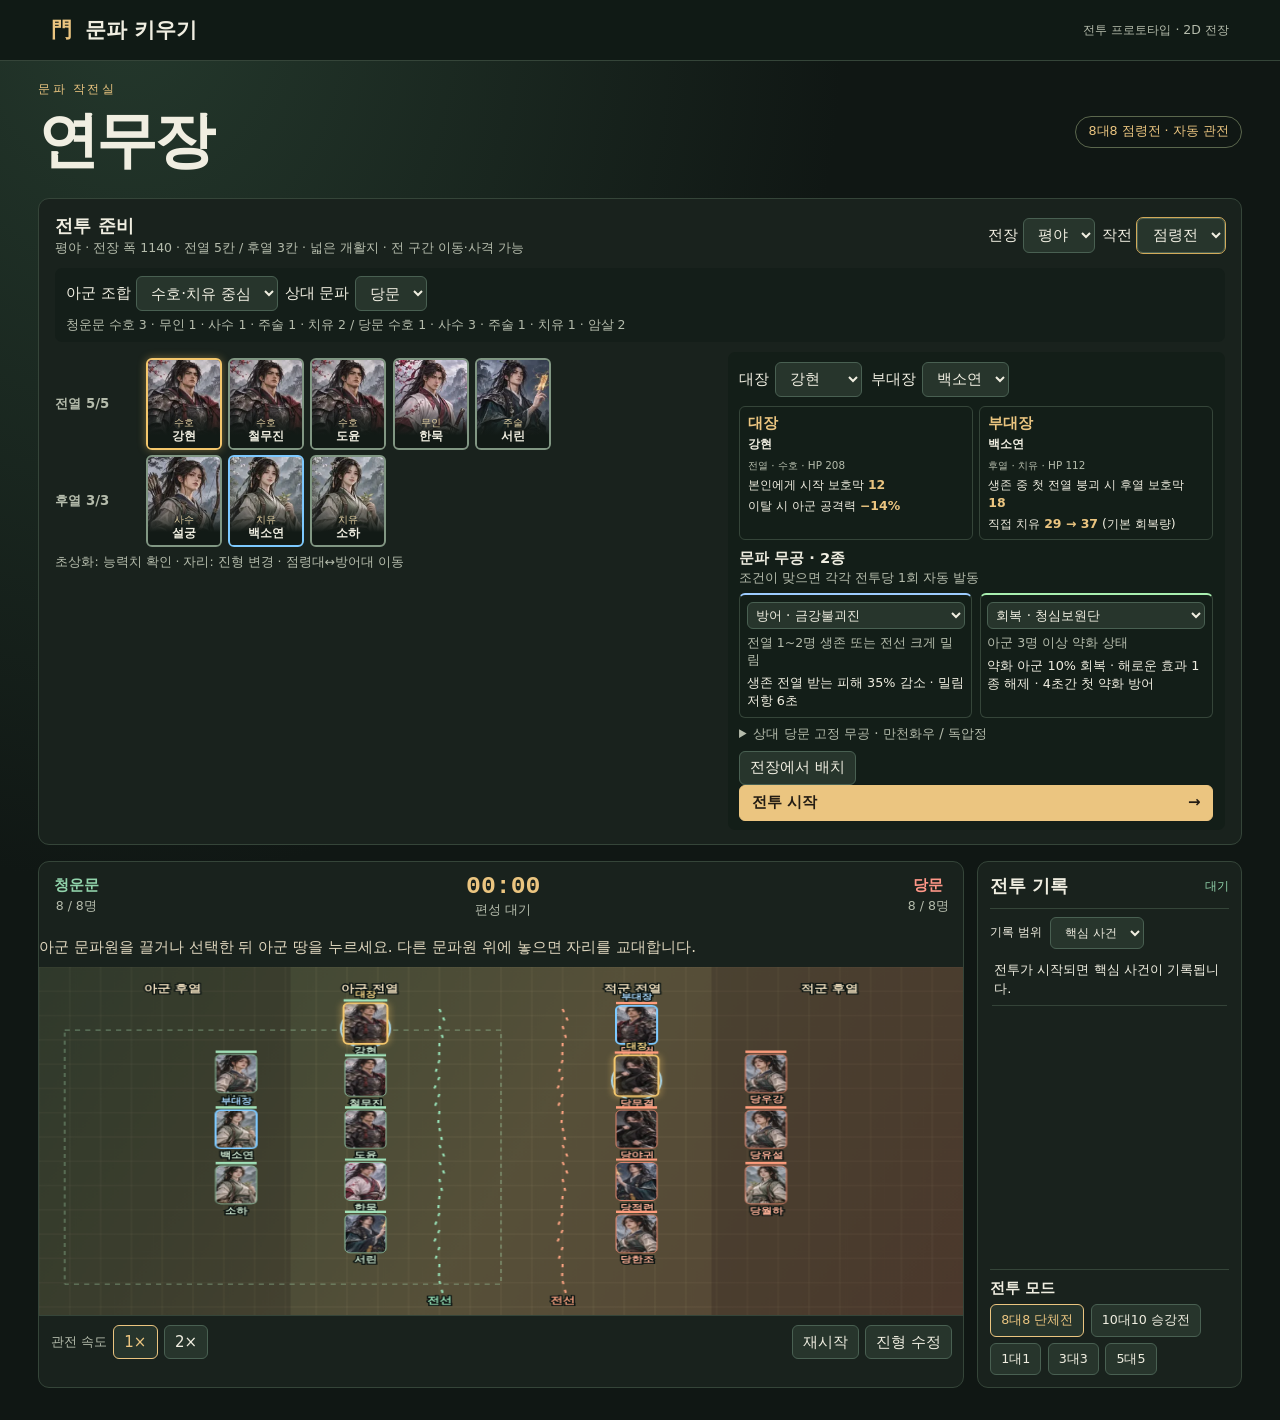
<file: moonpa-arena.html>
<!doctype html>
<html lang="ko"><head><meta charset="utf-8"><meta name="viewport" content="width=device-width,initial-scale=1">
<title>문파 키우기 · 연무장</title><style>:root{color-scheme:dark;--bg:#101714;--panel:#19221d;--card:#202c25;--line:#354539;--ink:#f0eee1;--muted:#b5bcac;--gold:#ebc580;--mint:#91d3ab;--red:#ff9788}
*{box-sizing:border-box}body{margin:0;background:radial-gradient(ellipse at 10% 0,#24382c,transparent 44%),var(--bg);color:var(--ink);font:15px system-ui,sans-serif}button,select{font:inherit;color:inherit;background:#27352c;border:1px solid #496052;border-radius:6px;padding:.42rem .63rem}button{cursor:pointer}button:hover:not(:disabled),button[aria-pressed=true]{border-color:var(--gold);color:var(--gold)}:focus-visible{outline:2px solid #ffd284;outline-offset:3px}button:disabled,select:disabled{opacity:.5;cursor:default}small{color:var(--muted)}h1,h2,h3,p{margin:0}h1{font-family:Georgia,serif;font-size:clamp(2.45rem,5vw,3.8rem);letter-spacing:-.05em}h2{font-size:1.12rem}h3{font-size:.92rem}.bar{display:flex;align-items:center;justify-content:space-between;border-bottom:1px solid var(--line);padding:1rem max(4vw,1rem);background:#101a15}.brand{color:var(--gold);text-decoration:none;font-size:1.32rem;font-weight:750}.brand span{color:var(--ink);padding-left:.35rem}.caption,.overline{color:var(--muted);font-size:.78rem}.overline{color:var(--gold);letter-spacing:.18em;margin-bottom:.15rem}main{max-width:1550px;margin:auto;padding:1.25rem max(3vw,1rem) 2rem}.heading,.section-head,.scorebar,.battle-tools,.log-heading{display:flex;justify-content:space-between;align-items:center;gap:.65rem}.heading{margin-bottom:1rem}.pill{border:1px solid #5b674d;border-radius:99px;padding:.4rem .75rem;color:var(--gold);font-size:.79rem}.preparation,.battle-board,.side{background:var(--panel);border:1px solid var(--line);border-radius:11px}.preparation{padding:.9rem 1rem}.section-head{margin-bottom:.7rem}.field-controls,.battle-tools>div,.modes>div{display:flex;flex-wrap:wrap;gap:.4rem;align-items:center}.field-controls label{display:flex;align-items:center;gap:.35rem}.prep-grid{display:grid;grid-template-columns:minmax(0,1.32fr) minmax(16rem,1fr);gap:1rem}.line{display:flex;align-items:center;gap:.38rem;margin:.32rem 0;flex-wrap:wrap}.line-label{min-width:5.3rem;color:var(--muted);font-size:.83rem}.slot{padding:.3rem .43rem;display:inline-flex;align-items:center;gap:.28rem;min-height:36px}.slot b{color:var(--gold)}.slot.empty{border-style:dashed;color:var(--muted);min-width:4.5rem}.orders{background:#131e18;border-radius:7px;padding:.58rem .72rem}.leaders{display:flex;gap:.6rem}.leaders label{display:flex;align-items:center;gap:.35rem}.orders>small{display:block;margin:.36rem 0}.kit-actions{display:flex;gap:.32rem;margin:.32rem 0 .55rem}.kit-actions select{width:33.33%;min-width:0;font-size:.84rem}.primary{background:var(--gold);border-color:var(--gold);color:#231c13;padding:.46rem .72rem;font-weight:750;width:100%;display:flex;justify-content:space-between}.primary:hover:not(:disabled){color:#231c13;background:#ffdb9b}#warning:not(:empty){margin-top:.35rem;color:var(--red);font-size:.83rem}.match{margin-top:1rem;display:grid;grid-template-columns:minmax(0,3.5fr) minmax(230px,1fr);gap:.8rem;align-items:stretch}.battle-board{overflow:hidden}.scorebar{padding:.58rem .9rem;text-align:center}.scorebar small{display:block;margin-top:.16rem}.scorebar #clock{font:700 1.55rem ui-monospace,monospace;color:var(--gold)}.allied{color:var(--mint)}.enemy{color:var(--red)}.canvas-frame{position:relative;background:#222d24}canvas{width:100%;display:block;aspect-ratio:900/430}#alarm{position:absolute;top:12%;left:50%;transform:translateX(-50%);padding:.68rem 1.2rem;border:1px solid #ff9987;border-radius:6px;background:#571c17ec;color:#ffe8c9;font-size:clamp(.85rem,2vw,1.25rem);font-weight:850;white-space:nowrap;box-shadow:0 0 28px #a9312790;pointer-events:none}.battle-tools{padding:.54rem .7rem;flex-wrap:wrap;border-top:1px solid var(--line)}.battle-tools span{color:var(--muted);font-size:.84rem}.side{padding:.75rem;display:flex;flex-direction:column;min-width:0}.log-heading{border-bottom:1px solid var(--line);padding-bottom:.62rem}.skill time{color:#d8a7ef}.log-heading span{color:var(--mint);font-size:.78rem}#log{height:clamp(210px,25vw,385px);overflow:auto;padding:.25rem .1rem .35rem}#log p{padding:.44rem .16rem;border-bottom:1px solid #344338;font-size:.82rem;line-height:1.45}#log time{font: .76rem ui-monospace,monospace;color:var(--gold);margin-right:.45rem}#log .break,#log .infiltrate,#log .leader{color:#ffae9d}#result{padding:.6rem;background:#30271d;border:1px solid #6d5537;border-radius:6px;margin:.25rem 0 .5rem;font-size:.84rem}#result p{margin:.25rem 0}.modes{margin-top:auto;border-top:1px solid var(--line);padding-top:.55rem}.modes h3{margin-bottom:.4rem}.modes button{font-size:.79rem}#commands{padding:.65rem;border-top:1px solid var(--line);background:#253129}#commands p{margin:.25rem 0 .5rem}#commands button{margin:0 .3rem .3rem 0}[hidden]{display:none!important}
@media(max-width:850px){.prep-grid,.match{grid-template-columns:1fr}.match{gap:.6rem}#log{height:160px}.side{min-height:250px}}
@media(max-width:520px){.heading,.section-head{align-items:flex-start}.section-head{flex-direction:column}.caption{display:none}main{padding-inline:.65rem}.line-label{min-width:4rem}.slot{font-size:.76rem}.scorebar{font-size:.82rem}}
.art-attack{--art-color:#ff9d78}.art-defense{--art-color:#9dccff}.art-heal{--art-color:#a8efaf}.art-control{--art-color:#d6b0ff}.art-formation{--art-color:#9ee8eb}
.art-picks{display:grid;grid-template-columns:repeat(2,minmax(0,1fr));gap:.45rem;margin:.4rem 0}
.art-choice{border:1px solid var(--line);border-top:2px solid var(--art-color);border-radius:6px;padding:.42rem;min-width:0}
.art-choice select{width:100%;font-size:.84rem;padding:.25rem}.art-choice small{display:block;margin:.35rem 0}.art-choice p,.enemy-arts p{font-size:.8rem;line-height:1.42}
.enemy-arts{margin:.45rem 0;color:var(--muted);font-size:.84rem}.enemy-arts p{margin:.35rem 0}.enemy-arts b,#log p[class^=art-],#log p[class^=art-] time{color:var(--art-color)}
#art-cutins{position:absolute;inset:0;pointer-events:none;z-index:2}
#art-cutins.flash{box-shadow:inset 0 0 50px 12px #080b09b0}
.cutin{position:absolute;top:3%;max-width:48%;display:flex;flex-wrap:wrap;gap:.25rem;animation:ink-slide .22s ease-out}
.cutin.friend{left:2%}.cutin.foe{right:2%;justify-content:flex-end}
.cutin span{display:block;padding:.35rem .65rem;color:var(--art-color);background:linear-gradient(100deg,#121514ed,#25231cda);border-block:1px solid var(--art-color);font:800 clamp(.7rem,1.75vw,1.18rem) Georgia,serif}
.cutin small{font:500 .67em system-ui,sans-serif;color:#eee2c7}#alarm{z-index:3;top:18%}
@keyframes ink-slide{from{opacity:0;clip-path:inset(0 100% 0 0)}to{opacity:1;clip-path:inset(0)}}
@media(prefers-reduced-motion:reduce){.cutin{animation:none}}
#team-controls{margin-bottom:.65rem;padding:.5rem .65rem;background:#141e19;border-radius:7px}
#matchup-info{display:block;margin-top:.35rem}.log-filter{display:flex;gap:.5rem;align-items:center;margin-top:.45rem;font-size:.78rem}
#guard-status{padding:.42rem .68rem;color:#f0c389;font-size:.8rem;border-top:1px solid var(--line);min-height:2rem}
.result-actions{display:flex;flex-wrap:wrap;gap:.35rem;margin-top:.55rem}.result-actions button{font-size:.78rem}
#log .personal{color:#d6e4d7}#log .gap{color:#ffae83}
 .command-preview{display:grid;grid-template-columns:repeat(2,minmax(0,1fr));gap:.4rem;margin:.55rem 0}
.command-preview article{border:1px solid var(--line);border-radius:6px;padding:.42rem .5rem;font-size:.78rem}
.command-preview h3,.command-preview p b{color:var(--gold)}.command-preview strong{display:block;margin:.22rem 0}
.command-preview p,.command-links{margin-top:.23rem;line-height:1.4}.command-links{padding-left:1rem;color:var(--muted)}
#lead-diff:not(:empty){font-size:.78rem;color:var(--mint);margin:.35rem 0}
.line .slot[data-unit]{position:relative;display:inline-block;width:76px;height:92px;padding:0;overflow:hidden;vertical-align:middle;border:2px solid #819783;isolation:isolate}
.line .slot[data-unit]>img{position:absolute;inset:0;width:100%;height:100%;object-fit:cover;object-position:center 18%}
.line .slot[data-unit]>span{position:absolute;inset:auto 0 0;padding:15px 3px 4px;background:linear-gradient(transparent,#121a16 72%);font-size:.76rem;font-weight:700;text-align:center;line-height:1.2}
.line .slot[data-unit] b{display:block;color:#dbca9f;font-size:.62rem;font-weight:500}
.line .slot[data-unit][data-command=captain]{border-color:#f4c76c;box-shadow:0 0 8px #f4c76c66}
.line .slot[data-unit][data-command=deputy]{border-color:#7dc9ff}
.line .slot[data-unit][aria-pressed=true]{outline:2px solid #ffd284;outline-offset:2px}
@media(max-width:560px){.line .slot[data-unit]{width:58px;height:72px}.line .slot[data-unit]>span{font-size:.66rem}}
.slot-name{font-style:normal}.slot[aria-pressed="true"]{outline:2px solid #e9be66}.modes[hidden],#team-controls[hidden]{display:none}#field.deployment{touch-action:none;cursor:crosshair}#deployment-help{margin:.6rem 0;color:#dfd6be}#deployment-status{color:#ffe095}
/* Live campaign reserve bench and fighter stat modal. */
.arena-member-tile{display:inline-flex;flex-direction:column;align-items:center;gap:3px;vertical-align:top;flex:none}
.arena-member-tile.is-swap-target .slot{outline:2px solid var(--gold);outline-offset:2px}
.arena-member-actions{width:100%;display:flex;gap:3px}
.arena-member-actions button{flex:1;padding:3px 2px;font-size:.69rem;border-color:#77694d;background:#202c24}
.arena-bench{margin:1rem 0 .2rem;border-top:1px solid #47604d;padding-top:.7rem}
.arena-bench-heading{display:flex;align-items:baseline;justify-content:space-between;gap:8px;flex-wrap:wrap;margin-bottom:.6rem}
.arena-bench-heading h3{color:var(--gold);font-size:.98rem}
.arena-bench-grid{display:grid;grid-template-columns:repeat(auto-fill,minmax(84px,1fr));gap:.46rem;max-height:290px;overflow-y:auto;padding:2px 4px 6px 1px}
.arena-bench-card{display:flex;flex-direction:column;gap:4px;min-width:0;padding:5px;border:1px solid #53654f;border-radius:6px;background:#121b17}
.arena-bench-card.is-pending{border-color:var(--gold);box-shadow:inset 0 0 0 1px #d6af68}
.arena-bench-card .arena-bench-portrait{position:relative;display:block;width:100%;height:78px;padding:0;border:1px solid #506759;overflow:hidden}
.arena-bench-portrait img{display:block;width:100%;height:100%;object-fit:cover;object-position:center 16%}
.arena-bench-portrait span{position:absolute;inset:auto 0 0;padding:14px 2px 3px;background:linear-gradient(transparent,#121a16 74%);font-weight:700;font-size:.71rem;text-align:center}
.arena-bench-card>small{text-align:center;font-size:.65rem;white-space:nowrap}
.arena-bench-join{width:100%;padding:5px 3px;font-size:.73rem;background:#344536;border-color:#6c8b71}
.arena-bench-hint,.arena-bench-status{margin:.6rem 0 0;font-size:.76rem;color:#c3cab8;line-height:1.5}
.arena-bench-status{color:#f0ce8c;font-weight:650}
#fighter-stats-dialog{width:min(520px,calc(100% - 20px));max-height:min(88vh,830px);padding:20px;
  overflow:auto;background:#19231d;color:var(--ink);border:1px solid #a58756;border-radius:11px;box-shadow:0 28px 80px #000a}
#fighter-stats-dialog::backdrop{background:#020702c5}
.fighter-stats-top{display:flex;justify-content:space-between;align-items:center;margin-bottom:11px}
.fighter-stats-top strong{color:var(--gold)}
.fighter-stats-head{display:grid;grid-template-columns:110px minmax(0,1fr);gap:15px;align-items:center;margin-bottom:15px}
.fighter-stats-art{width:110px;height:133px;overflow:hidden;border:1px solid #b18f59;border-radius:7px}
.fighter-stats-art img{width:100%;height:100%;object-fit:cover;object-position:center 15%}
.fighter-stats-head h2{font-size:1.45rem;color:#ead1a4;margin:4px 0}
.fighter-stats-head p{font-size:.78rem;color:var(--gold)}
.fighter-stat-power{display:flex;gap:9px;flex-wrap:wrap;margin-top:11px}
.fighter-stat-power strong{font-size:.85rem;background:#26372b;padding:6px;border:1px solid #49634a;border-radius:4px}
#fighter-stats-content>h3{font-size:.97rem;margin-bottom:12px}
.fighter-stat-grid{display:grid;grid-template-columns:repeat(2,minmax(0,1fr));gap:10px}
.fighter-stat{display:grid;grid-template-columns:1fr auto;gap:4px 8px;font-size:.84rem}
.fighter-stat b{font-variant-numeric:tabular-nums}
.fighter-stat i{grid-column:1/-1;display:block;height:6px;border-radius:5px;background:#86b892;box-shadow:0 0 0 1px #62755d;max-width:100%}
.fighter-stats-contract{margin-top:15px;color:#d9c6a6;font-size:.81rem}
.fighter-stats-actions{display:flex;flex-wrap:wrap;justify-content:flex-end;gap:8px;margin-top:18px}
.fighter-stats-actions button{font-size:.8rem}
.fighter-stats-actions .stats-primary{background:var(--gold);color:#181d17;font-weight:700}
@media(max-width:520px){.arena-bench-grid{grid-template-columns:repeat(auto-fill,minmax(70px,1fr))}
  .arena-member-tile{width:58px}.arena-member-actions button{font-size:.61rem}
  .arena-bench-card .arena-bench-portrait{height:68px}
  .fighter-stats-head{grid-template-columns:92px 1fr}.fighter-stats-art{width:92px;height:112px}}

/* Shared monthly offense + defense personnel allocator (live battles only). */
.arena-member-actions{display:grid;grid-template-columns:repeat(2,minmax(0,1fr));gap:3px}
.arena-member-actions button{padding:3px 1px;font-size:.64rem;white-space:nowrap}
.arena-member-actions .arena-target{grid-column:1/-1}
.arena-dual-defense{margin:.9rem 0 0;padding:.8rem;border:1px solid #57745c;border-radius:8px;background:#14231b}
.arena-dual-heading{display:flex;gap:.5rem;align-items:baseline;justify-content:space-between;flex-wrap:wrap;margin-bottom:.65rem}
.arena-dual-heading h3,.arena-squad-save strong{color:var(--gold)}
.arena-dual-defense>p{font-size:.8rem;line-height:1.5;color:#c8d0bf}
.arena-defense-list{display:grid;grid-template-columns:repeat(auto-fill,minmax(205px,1fr));gap:.45rem}
.arena-defense-member{display:flex;align-items:center;gap:.45rem;min-width:0;padding:.34rem;border:1px solid #47624e;background:#1a3023;border-radius:6px}
.arena-defense-portrait{flex:none;width:49px;height:55px;padding:0;overflow:hidden}
.arena-defense-portrait img{width:100%;height:100%;object-fit:cover}
.arena-defense-detail{display:grid;gap:3px;flex:1;min-width:0}
.arena-defense-detail strong{font-size:.82rem;overflow:hidden;text-overflow:ellipsis;white-space:nowrap}
.arena-defense-detail small{font-size:.68rem;line-height:1.25}
.arena-defense-tools{display:grid;gap:3px}
.arena-defense-tools button{font-size:.65rem;padding:3px 4px}
.arena-target{background:#665029!important;color:#ffe0a2!important;border-color:#bb9151!important}
.arena-bench-direct{display:grid;grid-template-columns:1fr 1fr;gap:3px}
.arena-bench-direct button{padding:4px 1px;font-size:.65rem;min-width:0}
.arena-bench-direct button:only-child{grid-column:1/-1}
.arena-squad-save{margin-top:.6rem;border:1px solid #806d42;background:#262b1f;border-radius:7px;padding:.75rem;display:grid;gap:.5rem}
.arena-squad-save strong{font-size:.84rem}
.arena-squad-save small{font-size:.75rem}
.arena-squad-save>button{background:var(--gold);color:#271f15;font-weight:800;width:100%}
.arena-squad-save>p{font-size:.77rem;color:#f9d8a4}
@media(max-width:620px){.arena-defense-list{grid-template-columns:1fr}.arena-member-actions button{font-size:.55rem}}

#battle-skip{border-color:#d5a65e;background:#584020;color:#ffe5a7;font-weight:750}
#battle-skip:hover:not(:disabled){background:#76502c;color:#fff3d3}

.arena-tactics-save{display:grid;gap:9px;padding:13px;margin:12px 0;background:#242f24;border:1px solid #887046;border-radius:8px}
.arena-tactics-save[hidden]{display:none}
.arena-tactics-save strong{color:#f2d18b}
.arena-tactics-save small{font-size:12px;color:#c5cbb9;line-height:1.5}
.tactics-save-actions{display:flex;flex-wrap:wrap;gap:8px}
.tactics-save-actions button{min-height:38px;font-size:13px}
#tactics-save-status{margin:0;font-size:12px;color:#e8cc92}
.arena-injury-warning{color:#ffcd83;font-weight:700}
.arena-bench-card small{line-height:1.4}
#scenario:not(:disabled){outline:1px solid #d2aa5a}
</style><link rel="stylesheet" href="battle-report.css?v=battlereport-1"></head>
<body><header class="bar"><a class="brand" href="./">門 <span>문파 키우기</span></a><span class="caption">전투 프로토타입 · 2D 전장</span></header>
<main><div class="heading"><div><p class="overline">문파 작전실</p><h1>연무장</h1></div><span id="mode-label" class="pill">단체전 · 자동 관전</span></div>
<section class="preparation" aria-labelledby="prep-title">
 <div class="section-head"><div><h2 id="prep-title">전투 준비</h2><small id="terrain-hint"></small></div><div class="field-controls">
 <label>전장 <select id="terrain"></select></label><label>작전 <select id="scenario"><option value="attack">점령전</option><option value="defense">방어전</option></select></label></div></div>
 <div id="team-controls"><div class="field-controls">
<label>아군 조합 <select id="player-preset"></select></label><label>상대 문파 <select id="opponent"></select></label>
</div><small id="matchup-info"></small></div><div class="prep-grid"><div id="formation"></div><div class="orders">
 <div class="leaders"><label>대장<select id="captain"></select></label><label>부대장<select id="deputy"></select></label></div>
 <div id="lead-note" class="command-preview"></div><p id="lead-diff" role="status"></p><div id="kit"></div>
 <section id="tactics-save-pane" class="arena-tactics-save" hidden>
  <strong>실제 문파 전술 편성</strong>
  <small>위쪽 '작전'에서 점령전/방어전을 전환하여 각각 저장합니다. 부상·임무 배치 여부와 관계없이 전체 문파원으로 전술을 편성하며, 실제 전투에는 출전 가능한 문파원만 참여합니다. 연습은 자금·점령지·경험치를 바꾸지 않습니다.</small>
  <div class="tactics-save-actions"><button type="button" id="tactics-save-btn" class="primary">이 전술 저장</button>
  <button type="button" id="tactics-return">전술 편성실로 돌아가기</button></div>
  <p id="tactics-save-status" role="status" aria-live="polite"></p>
 </section>
 <button id="deployment-jump" type="button">전장에서 배치</button> <button id="start" class="primary">전투 시작 <span>→</span></button><p id="warning" role="alert"></p></div></div>
</section>
<section class="match">
 <div class="battle-board"><div class="scorebar"><div class="allied"><b id="ally-name">청운문</b><small id="left-score"></small></div><div><span id="clock">00:00</span><small id="status">편성 대기</small></div><div class="enemy"><b id="enemy-name">당문</b><small id="right-score"></small></div></div>
 <p id="deployment-help">아군 문파원을 끌거나 선택한 뒤 아군 땅을 누르세요. 다른 문파원 위에 놓으면 자리를 교대합니다. <span id="deployment-status" role="status"></span></p>
 <div class="canvas-frame"><canvas id="field" width="900" height="430" role="img" aria-label="양측 문파 전투 화면"></canvas><div id="art-cutins" aria-hidden="true"></div><div id="alarm" hidden></div></div>
 <div class="battle-tools"><div><span>관전 속도</span> <button data-speed="1" aria-pressed="true">1×</button><button data-speed="2" aria-pressed="false">2×</button></div><div><button id="battle-skip" type="button" hidden title="현재 전투를 즉시 끝내고 전투 성적표를 확인합니다.">전투 스킵 · 결과 보기</button><button id="replay">재시작</button><button id="edit">진형 수정</button></div></div>
 <div id="guard-status" hidden></div><div id="commands" hidden></div></div>
 <aside class="side"><div class="log-heading"><h2>전투 기록</h2><span id="live">대기</span></div>
 <label class="log-filter">기록 범위 <select id="log-filter"><option value="major">핵심 사건</option><option value="personal">개인 무공</option><option value="all">전체</option></select></label><div id="log"><p>전투가 시작되면 핵심 사건이 기록됩니다.</p></div><div id="result" hidden></div>
 <div class="modes"><h3>전투 모드</h3><div><button data-mode="8" aria-pressed="true">8대8 단체전</button><button data-mode="10">10대10 승강전</button><button data-mode="1">1대1</button><button data-mode="3">3대3</button><button data-mode="5">5대5</button></div></div></aside>
</section></main>
<dialog id="fighter-stats-dialog" aria-labelledby="fighter-stats-title">
  <div class="fighter-stats-top"><strong id="fighter-stats-title">문파원 능력치</strong>
    <button type="button" id="fighter-stats-close" aria-label="능력치 창 닫기">닫기 ✕</button></div>
  <div id="fighter-stats-content"></div>
</dialog>
<div id="battle-report-overlay" class="br-overlay" hidden>
  <section class="br-dialog" role="dialog" aria-modal="true" aria-labelledby="br-title">
    <button id="br-close" class="br-close" type="button" aria-label="전투 성적표 닫기">✕</button>
    <div id="br-content" class="br-scroll"></div>
    <footer class="br-footer">
      <button id="br-field" type="button">전장 다시 보기</button>
      <div id="br-actions" class="result-actions"></div>
    </footer>
  </section>
</div>
<script type="module" src="arena-ui.mjs?v=enemy-tactics6-v40phase5b"></script>
</body></html>
</file>
<file: battle-report.css>
/* Group battle result: dark jade and muted gold, full-screen over the preserved battlefield. */
.br-overlay[hidden]{display:none!important}
.br-overlay{position:fixed;inset:0;z-index:1000;display:grid;place-items:center;padding:clamp(8px,3vw,30px);background:rgba(4,10,7,.86);backdrop-filter:blur(5px)}
.br-dialog{position:relative;display:flex;flex-direction:column;max-width:1050px;width:100%;max-height:min(94vh,980px);overflow:hidden;border:1px solid #b39b69;border-radius:13px;background:linear-gradient(145deg,#223126,#131e18 50%,#1b211b);color:#f4efe2;box-shadow:0 25px 90px #000b}
.br-scroll{overflow:auto;overscroll-behavior:contain;scrollbar-color:#786b4c #162019;min-height:0}
.br-banner{text-align:center;padding:22px 30px 18px;border-bottom:1px solid #6c6348;background:radial-gradient(ellipse at 50% -60%,#7d662f77,transparent 72%)}
.br-banner.lose{background:radial-gradient(ellipse at 50% -60%,#672d2777,transparent 72%)}
.br-banner.draw{background:radial-gradient(ellipse at 50% -60%,#4a5b5477,transparent 72%)}
.br-eyebrow{display:block;margin-bottom:5px;font-size:11px;letter-spacing:.17em;color:#cbbb95}
.br-banner h2{font:800 clamp(32px,6vw,56px) Georgia,'Noto Serif KR',serif;color:#f4d18e;line-height:1.1;margin-bottom:7px}
.br-banner.lose h2{color:#d9a99d}
.br-banner.draw h2{color:#b9cec0}
.br-banner p{font-size:15px;font-weight:700;margin:4px 0}
.br-banner p span{font-size:11px;font-weight:400;color:#bdb5a4;margin:0 8px}
.br-banner small{font-size:12px;color:#c5c6b8;line-height:1.6}
.br-intro{padding:18px 20px 14px;display:grid;grid-template-columns:minmax(215px,.84fr) minmax(0,2fr);gap:12px}
.br-mvp{display:flex;align-items:center;gap:12px;min-width:0;padding:13px;border:1px solid #b19156;border-radius:9px;background:linear-gradient(120deg,#40341e,#2b3027)}
.br-mvp .br-face{width:72px;height:80px;flex:none}
.br-mvp-label{display:grid;gap:3px;min-width:0}
.br-mvp-label small,.br-mvp-label>span{font-size:11px;color:#dbceab}
.br-mvp-label strong{font-size:clamp(15px,2.5vw,22px);white-space:nowrap;overflow:hidden;text-overflow:ellipsis}
.br-mvp-score{margin-left:auto;display:grid;text-align:center;gap:3px}
.br-mvp-score b{font-size:25px;font-variant-numeric:tabular-nums;color:#f3cf87}
.br-mvp-score small{font-size:10px;color:#dbceab}
.br-awards{display:grid;grid-template-columns:repeat(4,minmax(0,1fr));gap:8px}
.br-award{min-width:0;padding:11px 8px;border:1px solid #52664f;background:#26362a;border-radius:8px}
.br-award-title{display:block;font-size:11px;color:#ccbf9d;margin-bottom:9px}
.br-award-person{display:flex;align-items:center;gap:6px;min-width:0}
.br-award-person .br-face{width:38px;height:43px;flex:none}
.br-award-person span:last-child{min-width:0}
.br-award-person b{display:block;font-size:12px;white-space:nowrap;overflow:hidden;text-overflow:ellipsis}
.br-award-person small{font-size:11px;white-space:nowrap;color:#d9c28d}
.br-award-empty{font-size:11px;color:#959e8f}
.br-stats-heading{display:flex;align-items:end;justify-content:space-between;gap:12px;flex-wrap:wrap;padding:6px 20px 11px}
.br-stats-heading h3{font:750 19px Georgia,'Noto Serif KR',serif}
.br-stats-heading small{display:block;font-size:11px;color:#c2c6b6;margin-top:5px}
.br-side-tabs{display:flex;gap:5px}
.br-side-tabs button,.br-sort button{font-size:12px;white-space:nowrap;border-radius:5px;padding:7px 11px}
.br-side-tabs button[aria-pressed=true],.br-sort button[aria-pressed=true]{background:#d9bd7f;border-color:#d9bd7f;color:#251d12;font-weight:800}
.br-sort{display:flex;gap:5px;overflow:auto;padding:0 20px 12px}
.br-table-wrap{margin:0 20px;overflow-x:auto;border:1px solid #435646;border-radius:7px}
.br-table{width:100%;min-width:685px;border-collapse:collapse;font-size:12px}
.br-table th,.br-table td{padding:9px 7px;border-bottom:1px solid #435244;text-align:right}
.br-table thead{background:#2b3b2f;color:#d8cda9}
.br-table th:first-child{text-align:left;min-width:152px}
.br-table tbody tr:last-child th,.br-table tbody tr:last-child td{border-bottom:0}
.br-table tbody tr:nth-child(even){background:#ffffff08}
.br-unit{display:flex;align-items:center;gap:8px}
.br-unit>span:last-child{min-width:0}
.br-unit b{display:block;font-size:13px;color:#f2ebde}
.br-unit small{display:block;font-size:10px;color:#b7c2b2;white-space:nowrap}
.br-number{font-variant-numeric:tabular-nums;font-weight:650}
.br-score-cell .br-number{color:#f6d28f}
.br-fallen{opacity:.70}
.br-fallen .br-face{filter:grayscale(1)}
.br-face{width:44px;height:48px;flex:none;display:block;position:relative;overflow:hidden;border-radius:5px;border:1px solid #877956;background:#293629 center/cover no-repeat}
.br-face.br-face-lg{width:72px;height:80px;border-color:#e6c783}
.br-face img{display:block;width:100%;height:100%;object-fit:cover;object-position:center 24%}
.br-face.br-ko{filter:grayscale(1) brightness(.75)}
.br-team-totals{padding:11px 20px 0;font-size:12px;color:#dfcc9f}
.br-footnote{padding:9px 20px 19px;font-size:11px;line-height:1.6;color:#adbdae}
.br-footer{display:flex;justify-content:space-between;align-items:center;gap:10px;padding:13px 20px;background:#162019;border-top:1px solid #4d5a42}
.br-footer button{min-width:110px}
.br-footer .br-primary{font-weight:800;color:#241d12;background:#e9c780;border-color:#e9c780}
.br-close{position:absolute;top:10px;right:12px;z-index:2;padding:5px 10px;background:#111b15d9;font-size:16px}
.br-dismissed{margin-left:7px}
@media(max-width:980px){.br-intro{grid-template-columns:1fr}.br-awards{grid-template-columns:repeat(4,minmax(0,1fr))}}
@media(max-width:650px){.br-overlay{padding:0}.br-dialog{height:100dvh;max-height:100dvh;border-radius:0}.br-banner{padding:25px 12px 15px}.br-banner small{display:block;padding:0 25px}.br-intro{padding:12px;gap:8px}.br-awards{grid-template-columns:repeat(2,minmax(0,1fr))}.br-mvp{padding:10px}.br-stats-heading{padding-inline:12px}.br-side-tabs{width:100%}.br-side-tabs button{flex:1}.br-sort{padding-inline:12px}.br-table-wrap{margin:0 12px}.br-team-totals,.br-footnote{padding-inline:12px}.br-footer{padding:10px 12px;flex-wrap:wrap}.br-footer button{flex:1}.br-close{right:10px;top:8px}}
@media(prefers-reduced-motion:reduce){.br-overlay{backdrop-filter:none}}
</file>
